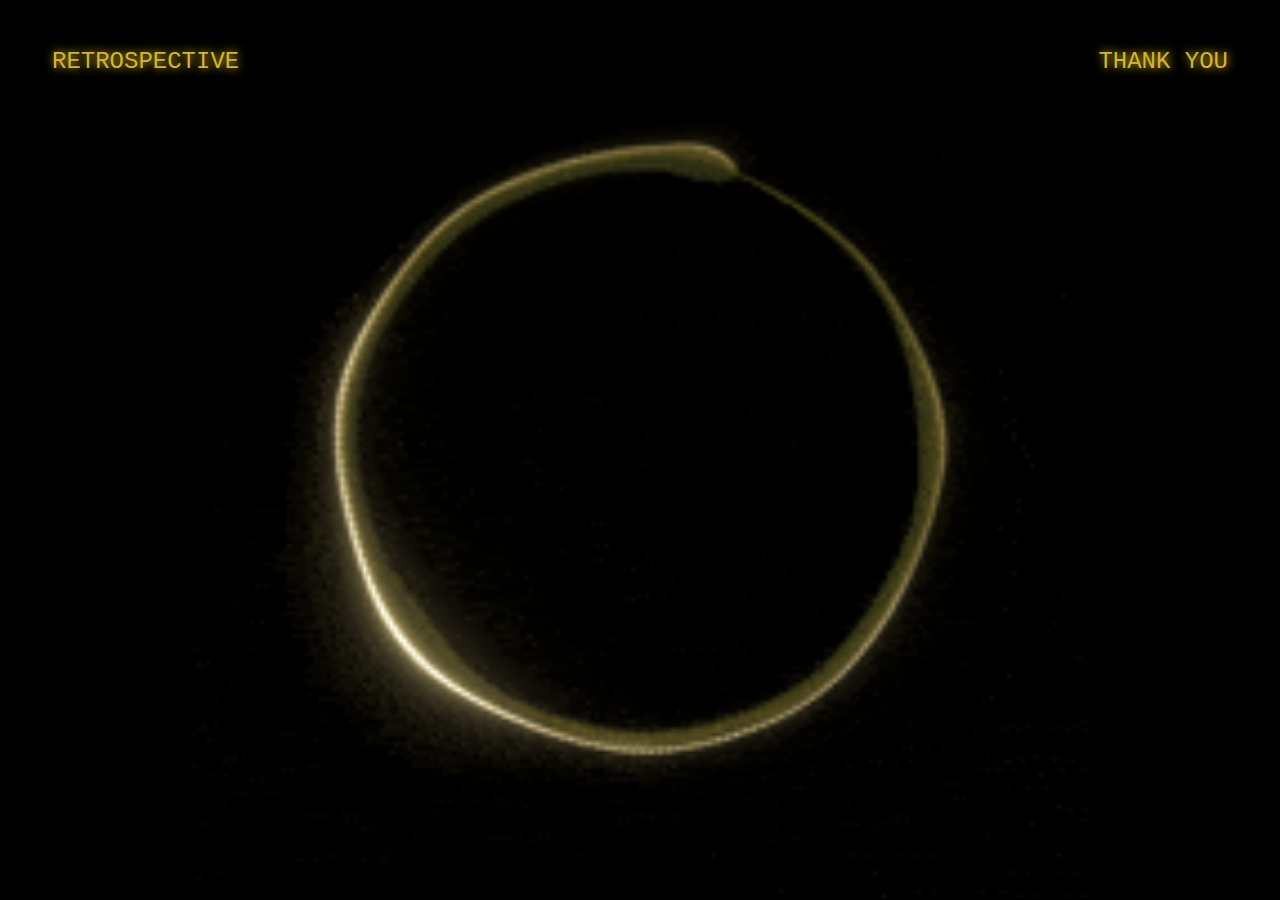
<file: index.html>
<!doctype html>
<html>
<head>
    <meta charset="utf-8">
    <meta name="viewport" content="width=device-width, initial-scale=1.0">
    <meta name="robots" content="noindex,nofollow">
    <link rel="stylesheet" href="index.css">
    <title>Ouroboros</title>
</head>

<body>
<div class="main">

    <div class="ouroboros-2"></div>
    <div class="navigate-container">
        <a class="navigate-item left" href="pages/story/story.html">RETROSPECTIVE</a>
        <a class="navigate-item right" href="pages/thanks/thanks.html">THANK YOU</a>
    </div>
    
</div>
</body>
</html>
</file>
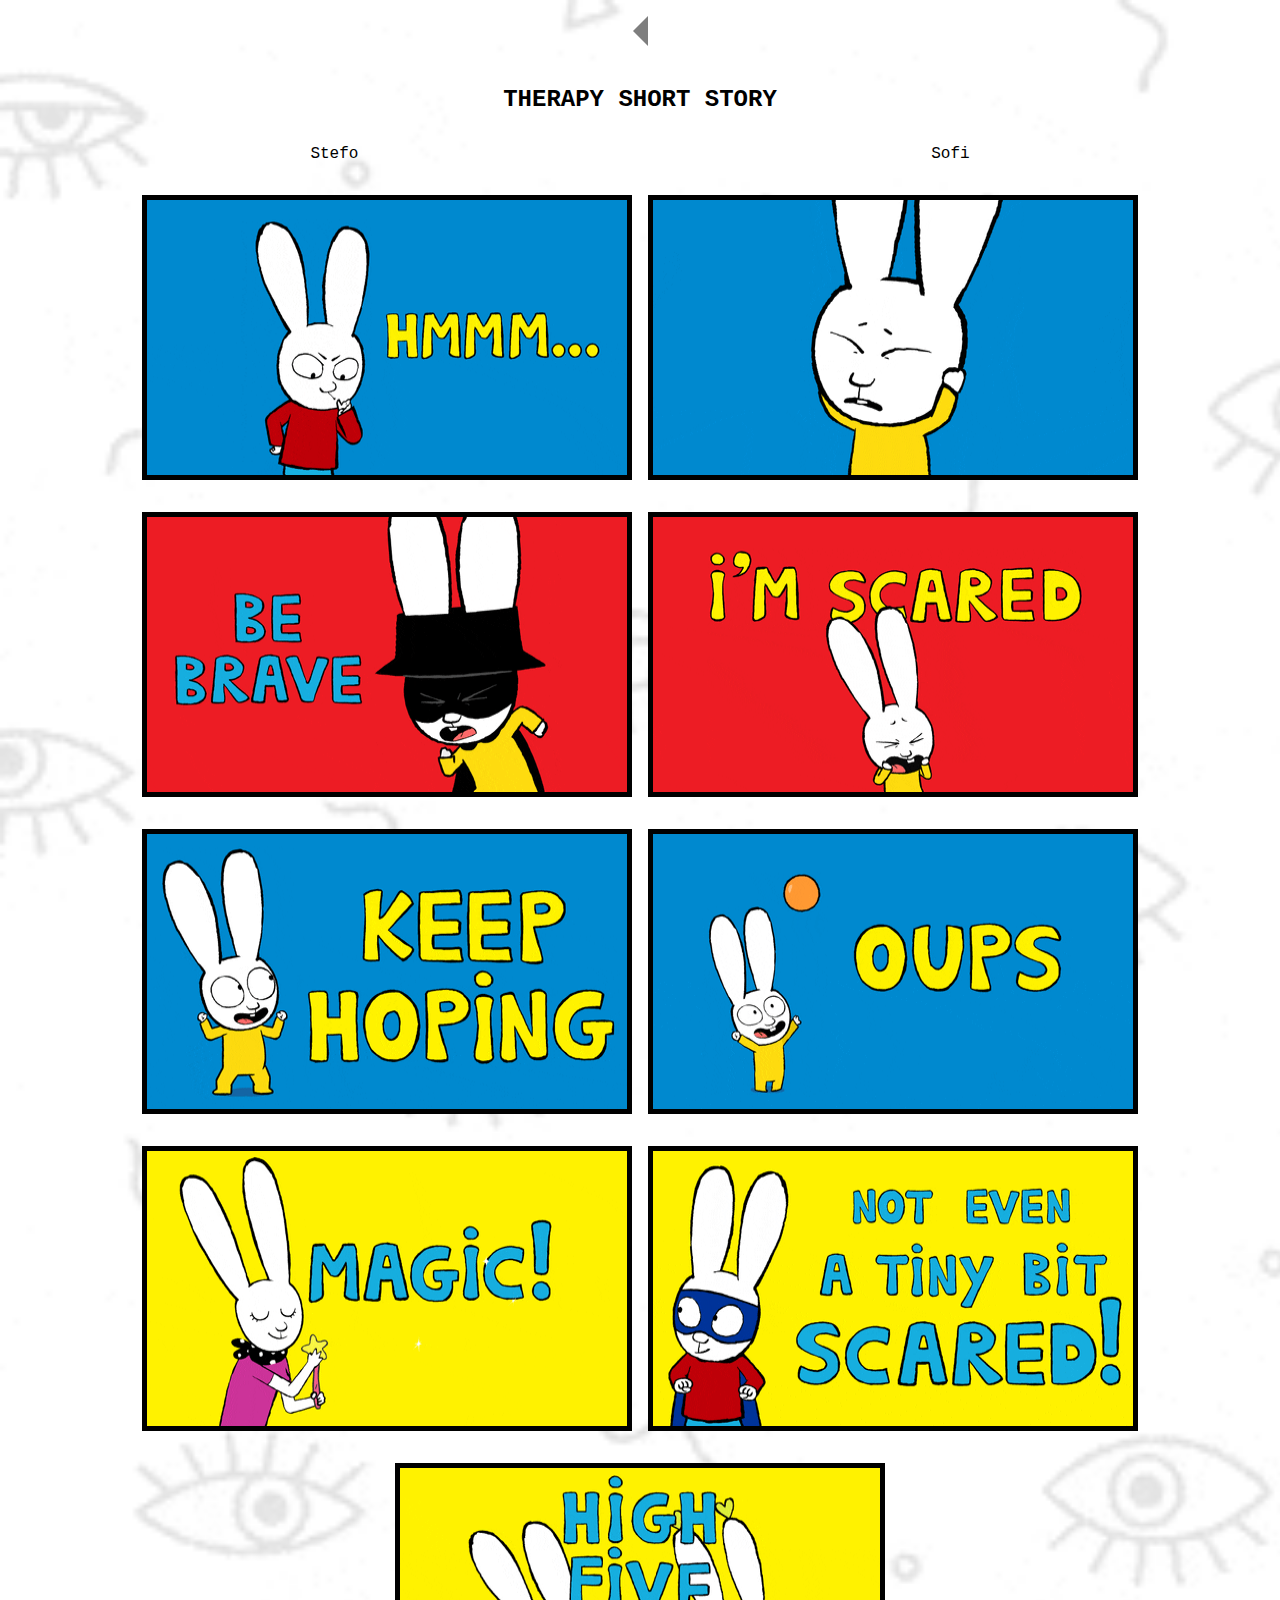
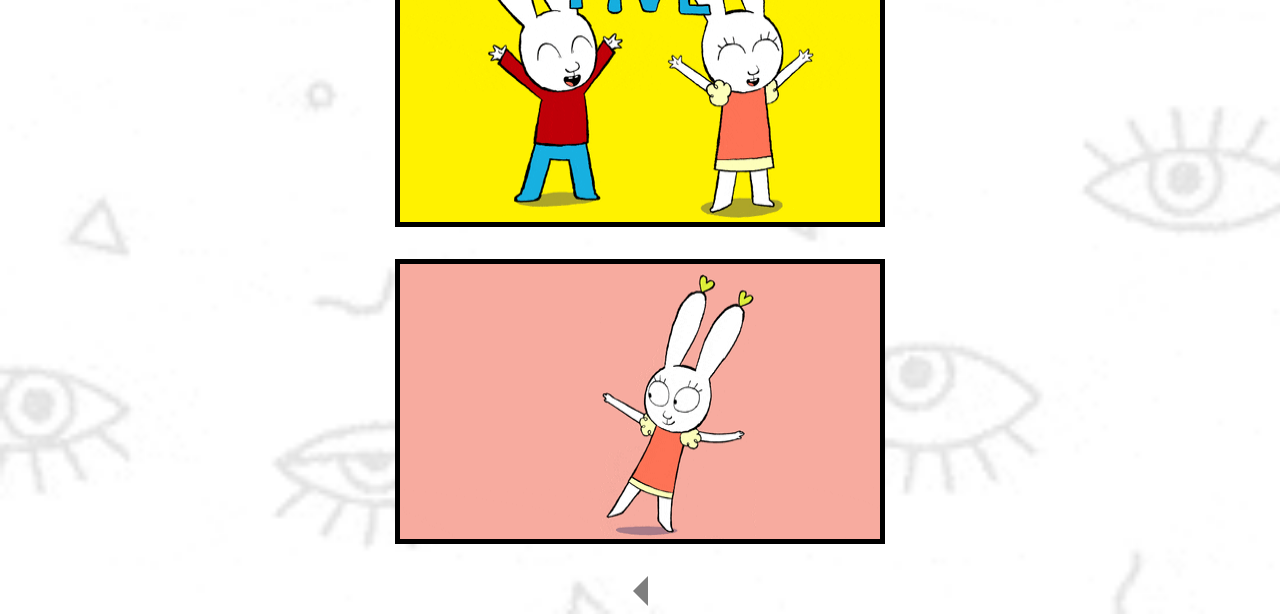
<file: pages/story/story.html>
<!doctype html>
<html>
<head>
    <meta charset="utf-8">
    <meta name="viewport" content="width=device-width, initial-scale=1.0">
    <meta name="robots" content="noindex,nofollow">
    <link rel="stylesheet" href="../../styles/navigation.css">
    <link rel="stylesheet" href="story.css">
    <title>Short Story</title>
</head>

<body>
    <div class="story">
        <div class="navigation">
            <a class="arrow left" href="../../index.html"></a>
        </div>

        <div class="step">
            <h2>THERAPY SHORT STORY</h2>
        </div>
        
        

        <div class="step-title">
            <div class="title">
                Stefo
            </div>
            <div class="title">
                Sofi
            </div>
            
         </div>

         <div class="step">
            <div class="step-item">
                <img src="assets/before_stefano.gif" loading="lazy">
            </div>
            <div class="step-item flip">
                <img src="assets/before_me.gif" loading="lazy">
            </div>
        </div>
        <div class="step">
            <div class="step-item">
                <img src="assets/during_1_stefano.gif" loading="lazy">
            </div>
            <div class="step-item">
                <img src="assets/during_1_me.gif" loading="lazy">
            </div>
        </div>

        <div class="step">
            <div class="step-item">
                <img src="assets/during_2_stefano.gif" loading="lazy">
            </div>
            <div class="step-item">
                <img src="assets/during_2_me.gif" loading="lazy">
            </div>
            
        </div>

        <div class="step">
            <div class="step-item">
                <img src="assets/during_3_stefano.gif" loading="lazy">
            </div>
            <div class="step-item">
                <img src="assets/during_3_me.gif" loading="lazy">
            </div>

        </div>

        <div class="step">
            <div class="step-item">
                <img src="assets/the_end.gif" loading="lazy">
            </div>
        </div>

        <div class="step">
            <div class="step-item">
                <img src="assets/the_end_dancing.gif" loading="lazy">
            </div>
        </div>

        <div class="navigation">
            <a class="arrow left" href="../../index.html"></a>
        </div>
    </div>
    
</body>
</html>
</file>
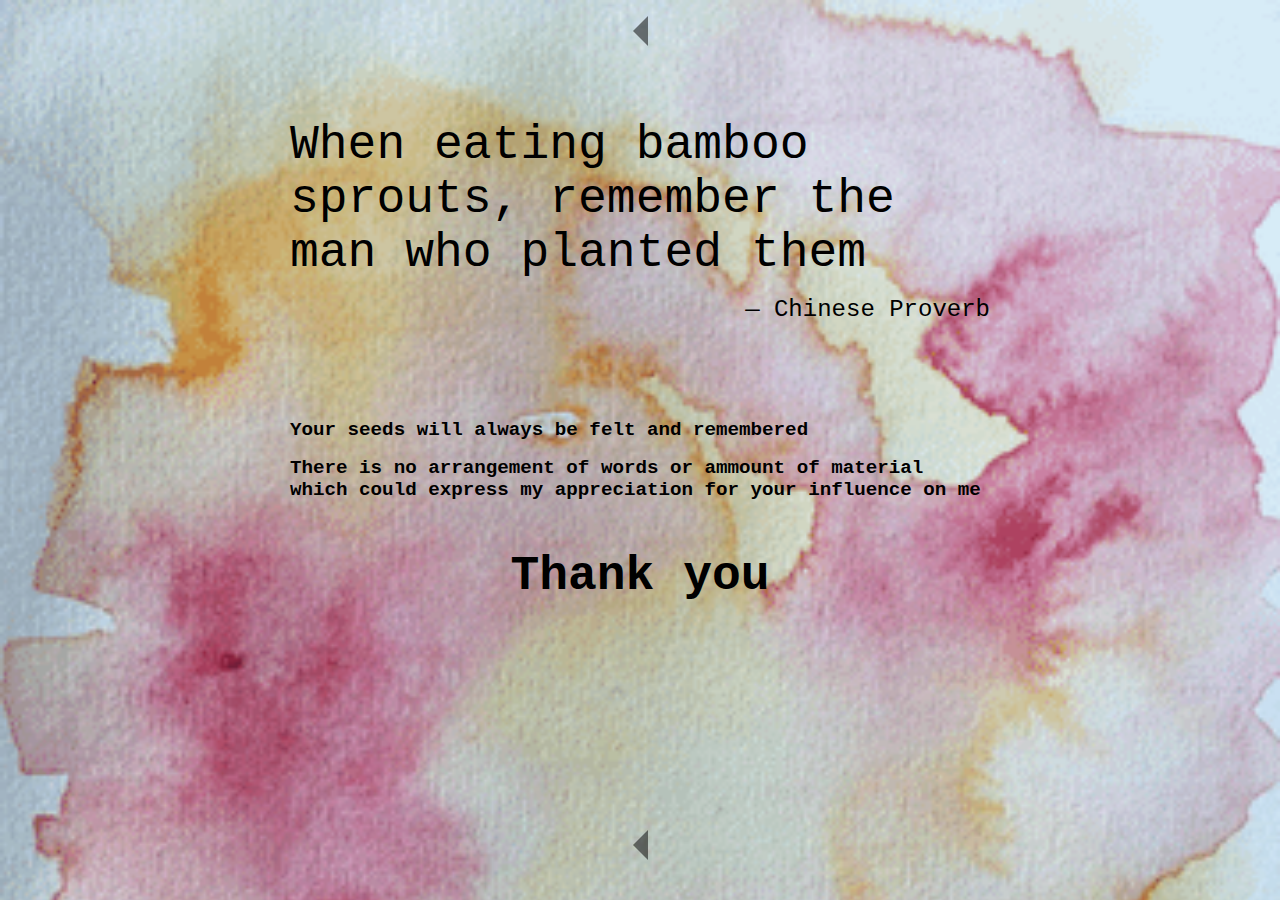
<file: pages/thanks/thanks.html>
<!doctype html>
<html>
<head>
    <meta charset="utf-8">
    <meta name="viewport" content="width=device-width, initial-scale=1.0">
    <meta name="robots" content="noindex,nofollow">
    <link rel="stylesheet" href="../../styles/navigation.css">
    <link rel="stylesheet" href="thanks.css">
    <title>Thanks!</title>
</head>

<body>
    <div class="main">
       
        <div class="navigation">
            <a class="arrow left" href="../../index.html"></a>
        </div>

        <div class="text-container">
            <div class="text-quote">When eating bamboo sprouts, remember the man who planted them</div>
            <div class="text-signature"> — Chinese Proverb</div>
        

            <div class="text-me">
                <p>Your seeds will always be felt and remembered</p>     
                <p class="new-line">There is no arrangement of words or ammount of material which could express my appreciation for your influence on me</p>
            </div>

            <div class="text-thanks">
                Thank you
            </div>   
        </div>

        <div class="navigation navigation-bottom">
            <a class="arrow left" href="../../index.html"></a>
        </div>


    </div>    
</body>
</html>
</file>
<file: index.css>
* {
    margin: 0;
    padding: 0;
    box-sizing: border-box;
    font-family: 'Courier New', monospace;
}

.main {
    height: 100vh;
    width: 100vw;
    background-color: #000;
    color: #fff;
} 

.ouroboros-2 {
    width: 100%;
    height: 100%;
    position: absolute; z-index: 1;

    background-image: url(assets/ouroboros-small.gif);
    background-position: center;
    background-repeat: no-repeat;
    background-size: 100%; 
}


@media only screen and (min-width: 1080px) {
    .ouroboros-2 {
        background-size: 70%; 
    }
}

@media only screen and (max-height: 600px) {
    .ouroboros-2 {
        background-size: auto; 
    }
}

@media only screen and (max-height: 450px) {
    .ouroboros-2 {
        background-size: 60%; 
    }
}

@media only screen and (min-height: 1080px) {
    .ouroboros-2 {
        background-size: 80%; 
    }
}

.navigate-container {
    position: relative; z-index: 3;

    display: flex;
    flex-direction: row;
    flex-wrap: wrap;
    gap: 1rem;
    padding: 3rem;
    justify-content: space-around;
    background-color: transparent;
    
}

.navigate-item {
    color: #CFB53B;
    font-size: 1.5rem;
    width: calc(50% - 1rem);
}

.left {
    text-align: left;
}

.right {
    text-align: right;
}

@media only screen and (max-width: 700px) {
    .navigate-container { 
        padding: 1rem;
        padding-top: 3rem;
    }

    .navigate-item {
        font-size: 1.1rem;
    }
  }

  a {
    text-decoration: none;
     text-shadow: #FC0 1px 0 10px;
  }

  /* 
TODO: add fontawesome
TOOD: add reading direction in the story.
TODO: move pages to another user or repo
  */
</file>
<file: styles/navigation.css>
.navigation {
    margin-top: 1rem;
    margin-bottom: 8px;
    width: 100%;
    display: flex;
    flex-direction: row;
    flex-wrap: nowrap;
    justify-content: space-evenly;
}

.arrow {
    width: 50px;
    height: 30px;
    display: flex;
    justify-content: center;
}

.arrow::before {
    content: "";
    background: currentColor;
    width: 15px;
    clip-path: polygon(
        0 10px,
        calc(100% - 15px) 10px,
        calc(100% - 15px) 0,
        100% 50%,calc(100% - 15px) 100%,
        calc(100% - 15px) calc(100% - 10px),
        0 calc(100% - 10px))
        ;
    animation: a1 4s infinite linear;
}

.left:before {
    transform: scaleX(-1);
}

@keyframes a1 {
    90%,100%{flex-grow: 1}
}

a {
    color: currentColor;
    /* color: #CFB53B; */
    opacity: 0.5;
}
</file>
<file: pages/story/story.css>
* {
    margin: 0;
    padding: 0;
    box-sizing: border-box;
    font-family: 'Courier New', monospace;
}

.story {
    background-image: url(assets/background.gif);
    background-size: cover;
    color: black;

    background-color: black;
    padding-left: 1rem;
    padding-right: 1rem;

    display: flex;
    flex-direction: column;
    flex-wrap: nowrap;
}

h2 {
    padding-top: 1rem;
}

.flip {
    -webkit-transform: scaleX(-1);
    transform: scaleX(-1);
}


.step {
    display: flex;
    flex-direction: row;
    flex-wrap: nowrap;
    gap: 1rem;
    padding: 1rem;
    justify-content: center;
}

.step-title {
    display: flex;
    flex-direction: row;
    flex-wrap: nowrap;
    gap: 1rem;
    padding: 1rem;
    justify-content: space-around;
}

.step-item {
border: 5px solid black;
}

img {
    width: 100%;
    height: 100%;
}
</file>
<file: pages/thanks/thanks.css>
* {
    margin: 0;
    padding: 0;
    box-sizing: border-box;
    font-family: 'Courier New', monospace;
}

body {
    background-image: url(assets/background.gif);
    background-size: cover;
    background-color: black;
    color: black;
}

.main {
    display: flex;
    flex-direction: column;
    flex-wrap: nowrap;
    align-items: center;

    
    padding-left: 1rem;
    padding-right: 1rem;

    width: 100vw;
    height: 100vh;
    
}

.text-container {
    margin-top: 4rem;
    max-width: 700px;
}

.text-quote {
    font-size: 3rem;
}

.text-signature {
    font-size: 1.5rem;
    margin-top: 1rem;
    text-align: end;
}

.text-me {
    margin-top: 6rem;
    font-size: 1.2rem;
    font-weight: 600;
}

.text-thanks {
    font-size: 3rem;
    font-weight: 600;
    text-align: center;
    margin-top: 3rem;
    padding-bottom: 2rem;
}

.navigation-bottom {    
    margin-top: auto; 
    padding-bottom: 2rem;
    /* margin-top: 4rem; */
    /* flex-grow: 3; */
}

.new-line {
    padding-top: 1rem;
}


@media only screen and (max-width: 700px) {
    .text-container { 
        margin-top: 3rem;
        margin-left: 1.2rem;
        margin-right: 1.2rem;
    }
    .text-quote {
        font-size: 1.5rem;
    }

    .text-signature {
        font-size: 1rem;
    }

    .text-me {
        margin-top: 2rem;
    }

    .text-thanks {
        font-size: 2rem;
    }
  }

  @media only screen and (max-width: 1080px) {
    .text-quote {
        font-size: 2rem;
    }
    
    .text-signature {
        margin-top: 0.5rem;
        font-size: 1rem;
    }

    .text-me {
        margin-top: 4rem;
    }

    .text-thanks {
        margin-top: 3rem;
        font-size: 2rem;
    }
  }

  @media only screen and (max-height: 500px) {
    .text-container { 
        margin-top: 3rem;
    }

    .text-quote {
        font-size: 2rem;
    }
    
    .text-signature {
        margin-top: 0.5rem;
        font-size: 1rem;
    }
    .text-me {
        margin-top: 2em;
    }

    .text-thanks {
        margin-top: 2rem;
    }
  }
</file>
